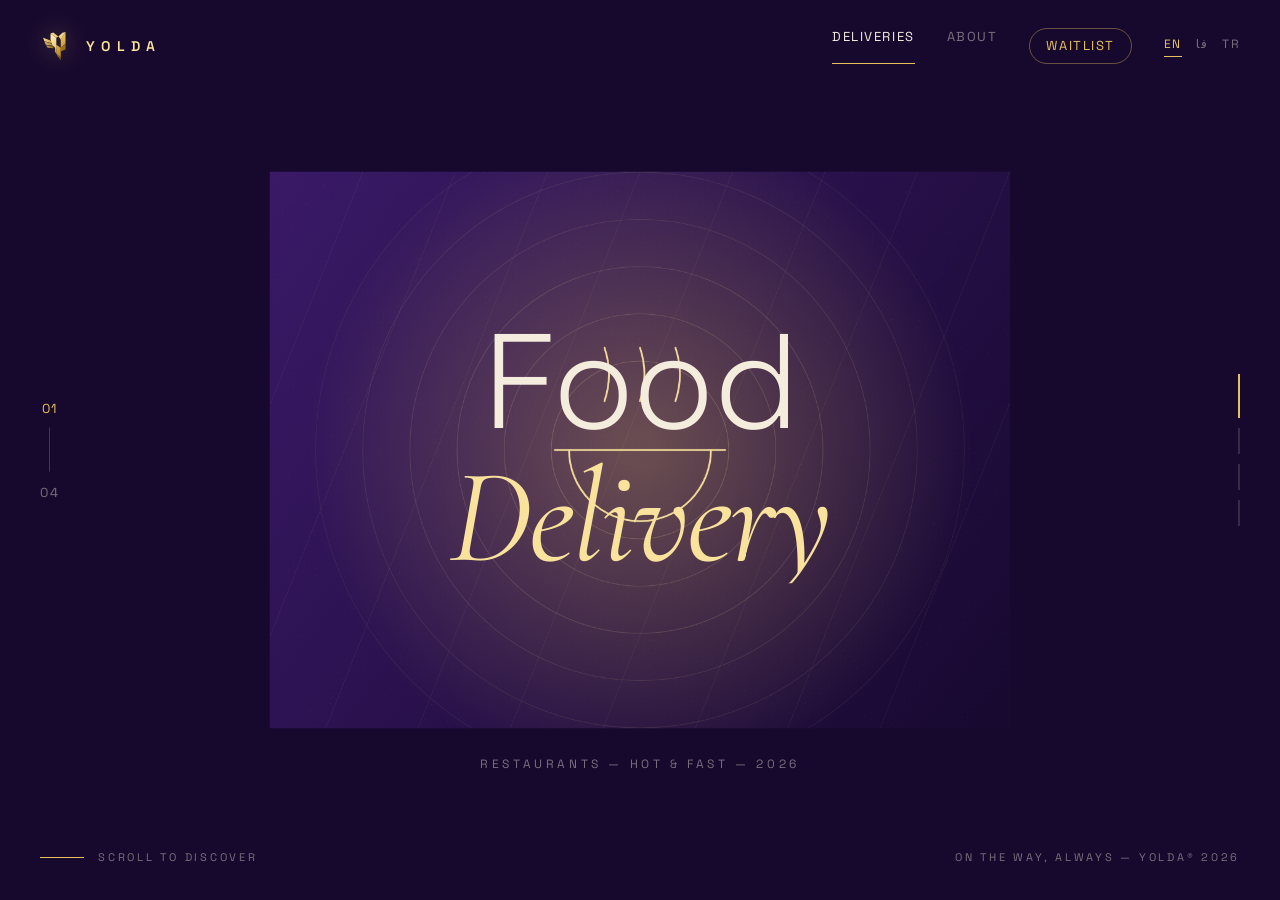
<file: index.html>
<!DOCTYPE html>
<html lang="en">
<head>
  <meta charset="UTF-8" />
  <meta name="viewport" content="width=device-width, initial-scale=1.0" />
  <title>Yolda — On the way, always</title>
  <meta name="description" content="Yolda is the delivery experience you didn't know you needed — until today." />
  <link rel="icon" type="image/svg+xml" href="assets/logo.svg" />
  <link rel="preconnect" href="https://fonts.googleapis.com" />
  <link rel="preconnect" href="https://fonts.gstatic.com" crossorigin />
  <link href="https://fonts.googleapis.com/css2?family=Space+Grotesk:wght@300;400;500;600&family=Cormorant+Garamond:ital,wght@1,400;1,500&family=Vazirmatn:wght@300;400;500;600&family=Markazi+Text:wght@400;500;600&display=swap" rel="stylesheet" />
  <link rel="stylesheet" href="css/style.css" />
</head>
<body data-page="home">

  <!-- Preloader -->
  <div class="loader" id="loader">
    <div class="loader__inner">
      <img class="loader__logo" src="assets/logo.svg" alt="Yolda" />
      <div class="loader__count"><span id="loaderCount">0</span></div>
    </div>
  </div>

  <!-- Page transition overlay -->
  <div class="transition" id="transition"><img src="assets/logo.svg" alt="" /></div>

  <!-- Custom cursor -->
  <div class="cursor" id="cursor"></div>
  <div class="cursor-follower" id="cursorFollower"><span data-i18n="explore">Explore</span></div>

  <!-- WebGL slide canvas -->
  <canvas id="gl"></canvas>

  <!-- Fixed chrome -->
  <header class="nav">
    <a href="index.html" class="nav__logo" data-hover>
      <img src="assets/logo.svg" alt="Yolda" />
      <span>YOLDA</span>
    </a>
    <nav class="nav__links">
      <a href="index.html" class="nav__link is-active" data-hover data-i18n="nav.deliveries">Deliveries</a>
      <a href="about.html" class="nav__link" data-hover data-transition data-i18n="nav.about">About</a>
      <a href="waitlist.html" class="nav__link nav__link--cta" data-hover data-transition data-i18n="nav.waitlist">Waitlist</a>
    </nav>
  </header>

  <!-- Slides (titles/labels overlay the GL plane; built order matches YOLDA.SERVICES) -->
  <div class="slider" id="slider" aria-live="polite"></div>

  <!-- Left: current index -->
  <div class="hud hud--index">
    <span class="hud__roller"><span id="idxCurrent">01</span></span>
    <span class="hud__sep"></span>
    <span id="idxTotal">04</span>
  </div>

  <!-- Right: progress rail -->
  <div class="hud hud--rail">
    <span class="rail" id="rail"></span>
  </div>

  <!-- Bottom-left: scroll hint -->
  <div class="hud hud--hint">
    <span class="hint__line"></span>
    <span data-i18n="hint">Scroll to discover</span>
  </div>

  <!-- Bottom-right: tagline -->
  <div class="hud hud--tag" data-i18n="tag">On the way, always — Yolda® 2026</div>

  <script src="js/data.js"></script>
  <script src="js/i18n.js"></script>
  <script src="js/common.js"></script>
  <script src="js/slider.js"></script>
</body>
</html>
</file>
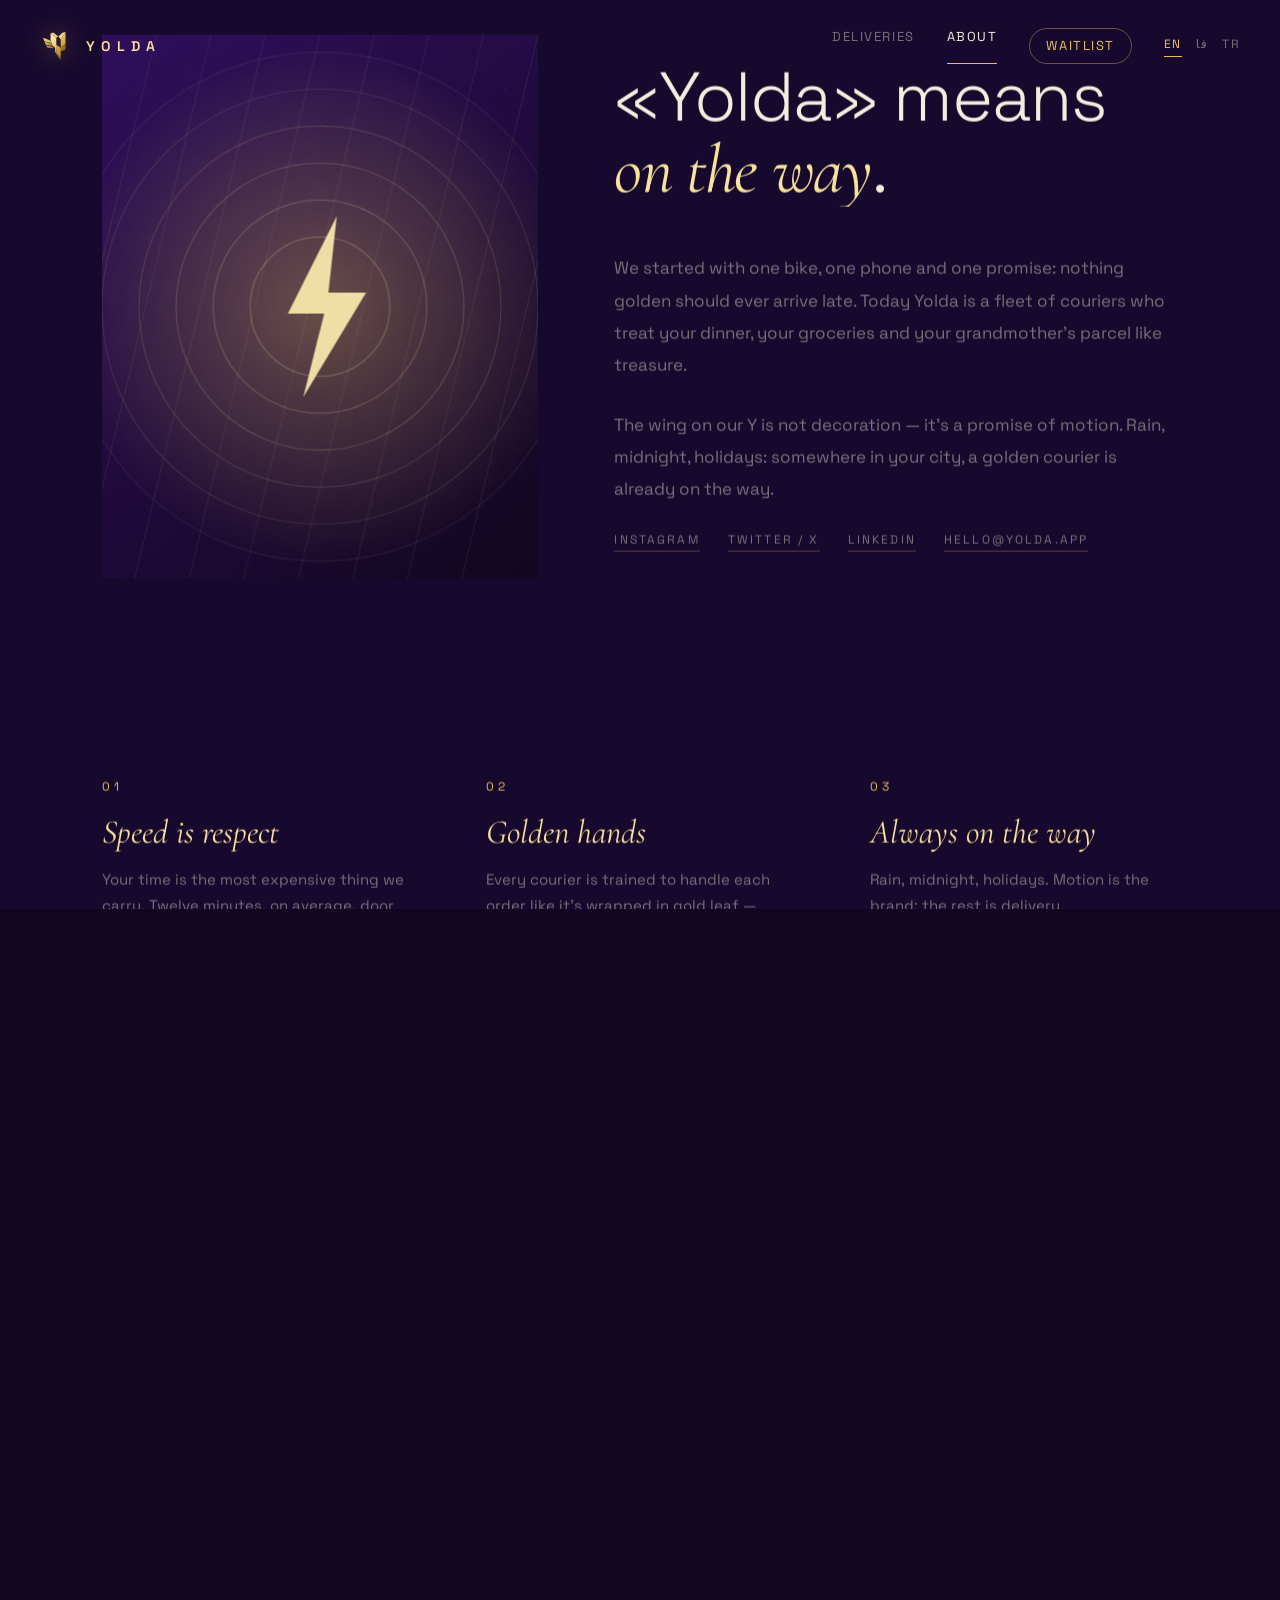
<file: about.html>
<!DOCTYPE html>
<html lang="en">
<head>
  <meta charset="UTF-8" />
  <meta name="viewport" content="width=device-width, initial-scale=1.0" />
  <title>About — Yolda</title>
  <meta name="description" content="Yolda means 'on the way'. Meet the golden courier." />
  <link rel="icon" type="image/svg+xml" href="assets/logo.svg" />
  <link rel="preconnect" href="https://fonts.googleapis.com" />
  <link rel="preconnect" href="https://fonts.gstatic.com" crossorigin />
  <link href="https://fonts.googleapis.com/css2?family=Space+Grotesk:wght@300;400;500;600&family=Cormorant+Garamond:ital,wght@1,400;1,500&family=Vazirmatn:wght@300;400;500;600&family=Markazi+Text:wght@400;500;600&display=swap" rel="stylesheet" />
  <link rel="stylesheet" href="css/style.css" />
</head>
<body data-page="about">

  <div class="loader loader--quick" id="loader">
    <div class="loader__inner">
      <img class="loader__logo" src="assets/logo.svg" alt="Yolda" />
      <div class="loader__count"><span id="loaderCount">0</span></div>
    </div>
  </div>

  <div class="transition" id="transition"><img src="assets/logo.svg" alt="" /></div>

  <div class="cursor" id="cursor"></div>
  <div class="cursor-follower" id="cursorFollower"><span data-i18n="explore">Explore</span></div>

  <header class="nav">
    <a href="index.html" class="nav__logo" data-hover data-transition>
      <img src="assets/logo.svg" alt="Yolda" />
      <span>YOLDA</span>
    </a>
    <nav class="nav__links">
      <a href="index.html" class="nav__link" data-hover data-transition data-i18n="nav.deliveries">Deliveries</a>
      <a href="about.html" class="nav__link is-active" data-hover data-i18n="nav.about">About</a>
      <a href="waitlist.html" class="nav__link nav__link--cta" data-hover data-transition data-i18n="nav.waitlist">Waitlist</a>
    </nav>
  </header>

  <main class="scroll" id="scroll">

    <section class="ab section">
      <div class="ab__grid">
        <div class="ab__portrait reveal"><canvas id="abCanvas"></canvas></div>
        <div class="ab__copy">
          <h1 class="ab__title">
            <span class="line"><span data-split data-i18n="ab.t1">«Yolda» means</span></span>
            <span class="line"><span data-split data-i18n="ab.t2"><em>on the way</em>.</span></span>
          </h1>
          <p class="ab__text reveal" data-i18n="ab.p1">
            We started with one bike, one phone and one promise: nothing golden
            should ever arrive late. Today Yolda is a fleet of couriers who treat
            your dinner, your groceries and your grandmother's parcel like treasure.
          </p>
          <p class="ab__text reveal" data-i18n="ab.p2">
            The wing on our Y is not decoration — it's a promise of motion.
            Rain, midnight, holidays: somewhere in your city, a golden courier
            is already on the way.
          </p>
          <div class="ab__links reveal">
            <a href="#" data-hover>Instagram</a>
            <a href="#" data-hover>Twitter / X</a>
            <a href="#" data-hover>LinkedIn</a>
            <a href="mailto:hello@yolda.app" data-hover>hello@yolda.app</a>
          </div>
        </div>
      </div>
    </section>

    <section class="abvals section">
      <div class="value reveal">
        <span class="value__num" data-digits>01</span>
        <h3 data-i18n="val1.h">Speed is respect</h3>
        <p data-i18n="val1.p">Your time is the most expensive thing we carry. Twelve minutes, on average, door to door.</p>
      </div>
      <div class="value reveal">
        <span class="value__num" data-digits>02</span>
        <h3 data-i18n="val2.h">Golden hands</h3>
        <p data-i18n="val2.p">Every courier is trained to handle each order like it's wrapped in gold leaf — because to someone, it is.</p>
      </div>
      <div class="value reveal">
        <span class="value__num" data-digits>03</span>
        <h3 data-i18n="val3.h">Always on the way</h3>
        <p data-i18n="val3.p">Rain, midnight, holidays. Motion is the brand; the rest is delivery.</p>
      </div>
    </section>

    <section class="pnext section">
      <p class="pnext__label reveal" data-i18n="ab.next.label">Seen enough?</p>
      <a class="pnext__link" data-hover data-transition href="index.html">
        <span class="line"><span data-split data-i18n="ab.next.link">Back to <em>deliveries</em> →</span></span>
      </a>
    </section>

  </main>

  <script src="js/data.js"></script>
  <script src="js/i18n.js"></script>
  <script src="js/common.js"></script>
  <script src="js/project.js"></script>
</body>
</html>
</file>
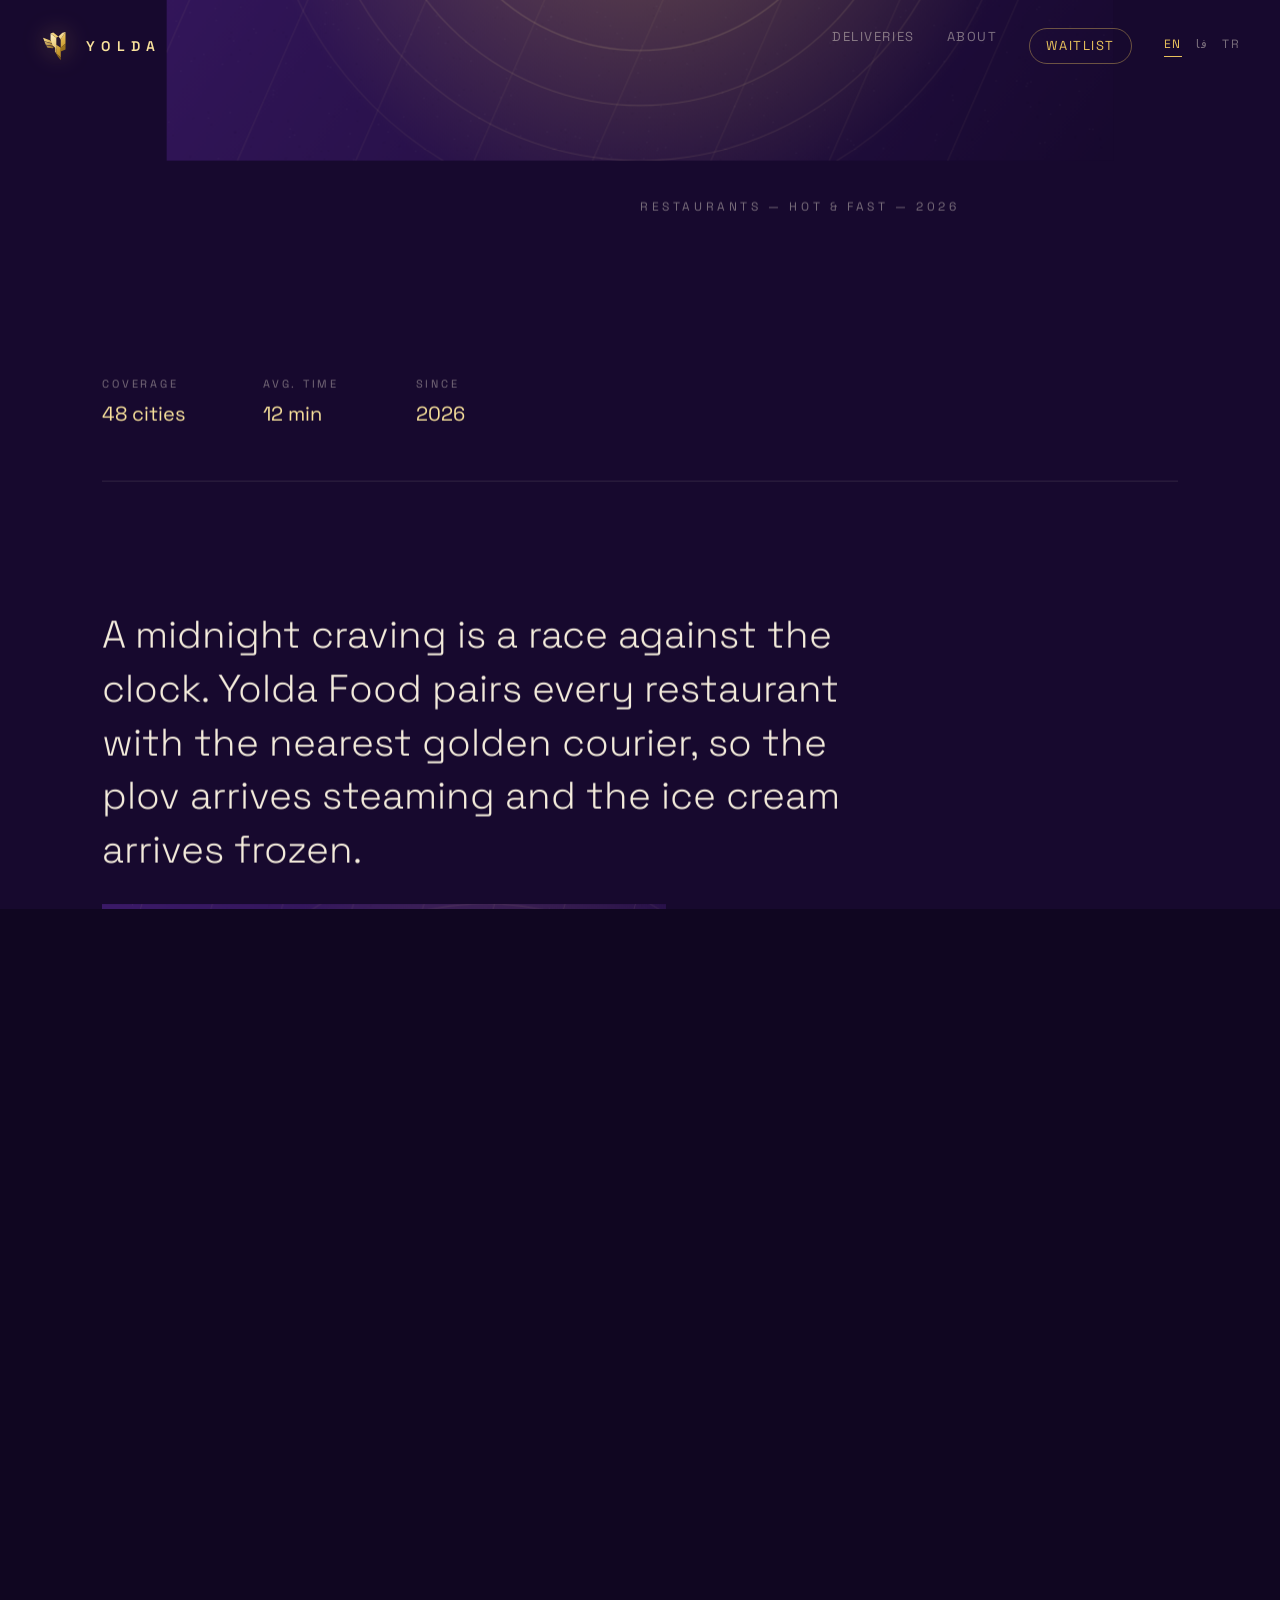
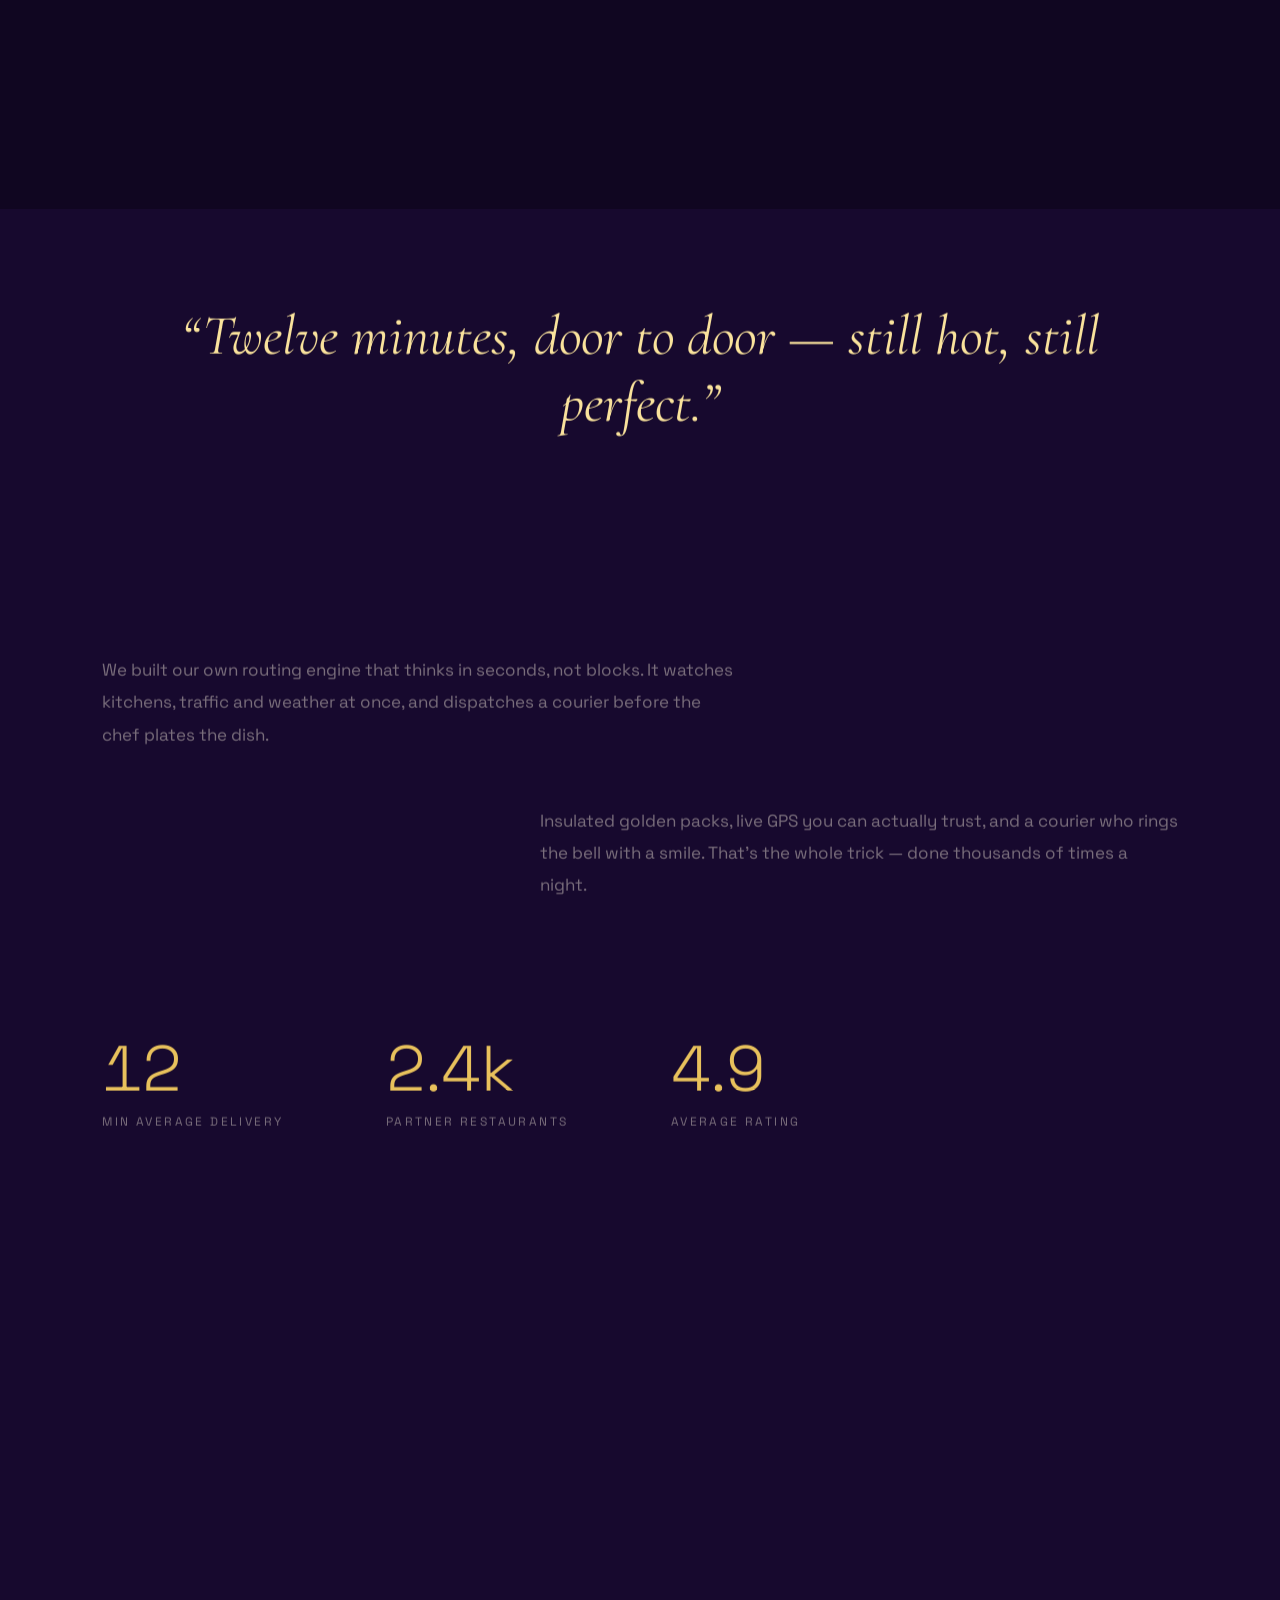
<file: project.html>
<!DOCTYPE html>
<html lang="en">
<head>
  <meta charset="UTF-8" />
  <meta name="viewport" content="width=device-width, initial-scale=1.0" />
  <title>Case study — Yolda</title>
  <meta name="description" content="A Yolda delivery service, up close." />
  <link rel="icon" type="image/svg+xml" href="assets/logo.svg" />
  <link rel="preconnect" href="https://fonts.googleapis.com" />
  <link rel="preconnect" href="https://fonts.gstatic.com" crossorigin />
  <link href="https://fonts.googleapis.com/css2?family=Space+Grotesk:wght@300;400;500;600&family=Cormorant+Garamond:ital,wght@1,400;1,500&family=Vazirmatn:wght@300;400;500;600&family=Markazi+Text:wght@400;500;600&display=swap" rel="stylesheet" />
  <link rel="stylesheet" href="css/style.css" />
</head>
<body data-page="project">

  <div class="loader loader--quick" id="loader">
    <div class="loader__inner">
      <img class="loader__logo" src="assets/logo.svg" alt="Yolda" />
      <div class="loader__count"><span id="loaderCount">0</span></div>
    </div>
  </div>

  <div class="transition" id="transition"><img src="assets/logo.svg" alt="" /></div>

  <div class="cursor" id="cursor"></div>
  <div class="cursor-follower" id="cursorFollower"><span data-i18n="explore">Explore</span></div>

  <header class="nav">
    <a href="index.html" class="nav__logo" data-hover data-transition>
      <img src="assets/logo.svg" alt="Yolda" />
      <span>YOLDA</span>
    </a>
    <nav class="nav__links">
      <a href="index.html" class="nav__link" data-hover data-transition data-i18n="nav.deliveries">Deliveries</a>
      <a href="about.html" class="nav__link" data-hover data-transition data-i18n="nav.about">About</a>
      <a href="waitlist.html" class="nav__link nav__link--cta" data-hover data-transition data-i18n="nav.waitlist">Waitlist</a>
    </nav>
  </header>

  <main class="scroll" id="scroll">

    <section class="ph section">
      <div class="ph__media"><canvas id="phCanvas"></canvas></div>
      <h1 class="ph__title">
        <span class="line"><span data-split id="phLine1"></span></span>
        <span class="line"><span data-split id="phLine2"></span></span>
      </h1>
      <p class="ph__cat reveal" id="phCat"></p>
    </section>

    <section class="pmeta section" id="pMeta"></section>

    <section class="pintro section">
      <p class="pintro__text reveal" id="pIntro"></p>
    </section>

    <section class="pgal section">
      <div class="pgal__item pgal__item--a" data-parallax="0.08"><canvas id="galA"></canvas></div>
      <div class="pgal__item pgal__item--b" data-parallax="-0.06"><canvas id="galB"></canvas></div>
    </section>

    <section class="pquote section">
      <p class="pquote__text"><span class="line"><span data-split id="pQuote"></span></span></p>
    </section>

    <section class="pbody section" id="pBody"></section>

    <section class="pstats section" id="pStats"></section>

    <section class="pnext section">
      <p class="pnext__label reveal" data-i18n="next.label">Next delivery</p>
      <a class="pnext__link" id="pNext" data-hover data-transition href="#">
        <span class="line"><span data-split id="pNextTitle"></span></span>
      </a>
    </section>

  </main>

  <script src="js/data.js"></script>
  <script src="js/i18n.js"></script>
  <script src="js/common.js"></script>
  <script src="js/project.js"></script>
</body>
</html>
</file>
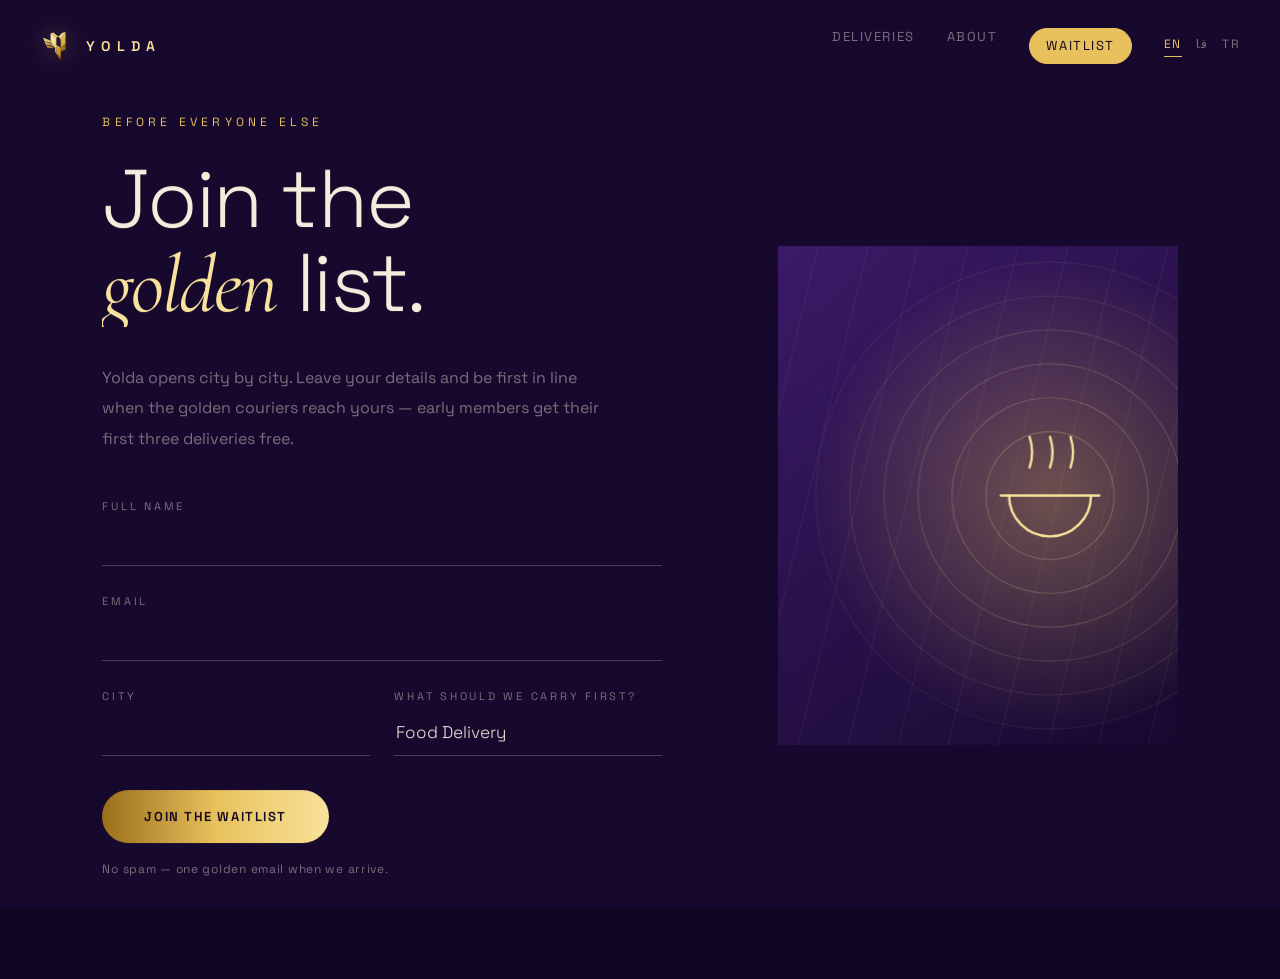
<file: waitlist.html>
<!DOCTYPE html>
<html lang="en">
<head>
  <meta charset="UTF-8" />
  <meta name="viewport" content="width=device-width, initial-scale=1.0" />
  <title>Waitlist — Yolda</title>
  <meta name="description" content="Join the Yolda waitlist and be first when the golden couriers reach your city." />
  <link rel="icon" type="image/svg+xml" href="assets/logo.svg" />
  <link rel="preconnect" href="https://fonts.googleapis.com" />
  <link rel="preconnect" href="https://fonts.gstatic.com" crossorigin />
  <link href="https://fonts.googleapis.com/css2?family=Space+Grotesk:wght@300;400;500;600&family=Cormorant+Garamond:ital,wght@1,400;1,500&family=Vazirmatn:wght@300;400;500;600&family=Markazi+Text:wght@400;500;600&display=swap" rel="stylesheet" />
  <link rel="stylesheet" href="css/style.css" />
</head>
<body data-page="waitlist">

  <div class="loader loader--quick" id="loader">
    <div class="loader__inner">
      <img class="loader__logo" src="assets/logo.svg" alt="Yolda" />
      <div class="loader__count"><span id="loaderCount">0</span></div>
    </div>
  </div>

  <div class="transition" id="transition"><img src="assets/logo.svg" alt="" /></div>

  <div class="cursor" id="cursor"></div>
  <div class="cursor-follower" id="cursorFollower"><span data-i18n="explore">Explore</span></div>

  <header class="nav">
    <a href="index.html" class="nav__logo" data-hover data-transition>
      <img src="assets/logo.svg" alt="Yolda" />
      <span>YOLDA</span>
    </a>
    <nav class="nav__links">
      <a href="index.html" class="nav__link" data-hover data-transition data-i18n="nav.deliveries">Deliveries</a>
      <a href="about.html" class="nav__link" data-hover data-transition data-i18n="nav.about">About</a>
      <a href="waitlist.html" class="nav__link nav__link--cta is-active" data-hover data-i18n="nav.waitlist">Waitlist</a>
    </nav>
  </header>

  <main class="scroll" id="scroll">

    <section class="wl section">
      <div class="wl__grid">

        <div class="wl__copy">
          <p class="wl__label reveal" data-i18n="wl.label">Before everyone else</p>
          <h1 class="wl__title">
            <span class="line"><span data-split data-i18n="wl.t1">Join the</span></span>
            <span class="line"><span data-split data-i18n="wl.t2"><em>golden</em> list.</span></span>
          </h1>
          <p class="wl__intro reveal" data-i18n="wl.p">
            Yolda opens city by city. Leave your details and be first in line when
            the golden couriers reach yours — early members get their first three
            deliveries free.
          </p>

          <form class="wl-form reveal" id="wlForm" novalidate>
            <div class="wl-form__field">
              <label for="wlName" data-i18n="wl.name">Full name</label>
              <input type="text" id="wlName" name="name" autocomplete="name" />
            </div>
            <div class="wl-form__field">
              <label for="wlEmail" data-i18n="wl.email">Email</label>
              <input type="email" id="wlEmail" name="email" autocomplete="email" />
            </div>
            <div class="wl-form__row">
              <div class="wl-form__field">
                <label for="wlCity" data-i18n="wl.city">City</label>
                <input type="text" id="wlCity" name="city" autocomplete="address-level2" />
              </div>
              <div class="wl-form__field">
                <label for="wlService" data-i18n="wl.service">What should we carry first?</label>
                <select id="wlService" name="service"></select>
              </div>
            </div>
            <p class="wl-form__error" id="wlError" data-i18n="wl.error" hidden>Please enter your name and a valid email.</p>
            <button type="submit" class="wl-form__submit" data-hover>
              <span data-i18n="wl.submit">Join the waitlist</span>
            </button>
            <p class="wl-form__note" data-i18n="wl.note">No spam — one golden email when we arrive.</p>
          </form>

          <div class="wl-success" id="wlSuccess" hidden>
            <img src="assets/logo.svg" alt="" class="wl-success__logo" />
            <h2 data-i18n="wl.success.t">You're on the list.</h2>
            <p data-i18n="wl.success.p">Keep an eye on the sky — a golden wing is headed your way.</p>
          </div>
        </div>

        <div class="wl__art reveal"><canvas id="wlCanvas"></canvas></div>

      </div>
    </section>

  </main>

  <script src="js/data.js"></script>
  <script src="js/i18n.js"></script>
  <script src="js/common.js"></script>
  <script src="js/project.js"></script>
  <script src="js/waitlist.js"></script>
</body>
</html>
</file>
<file: css/style.css>
/* ============ YOLDA v2 — slider system ============ */
:root {
  --bg: #17092e;
  --bg-deep: #100621;
  --purple: #2b1250;
  --gold: #e8c15c;
  --gold-hi: #f9e29c;
  --gold-lo: #9a6f1b;
  --cream: #f4ecdc;
  --muted: rgba(244, 236, 220, 0.45);
  --font-sans: "Space Grotesk", system-ui, sans-serif;
  --font-serif: "Cormorant Garamond", Georgia, serif;
  --ease-out: cubic-bezier(0.19, 1, 0.22, 1);
  --ease-inout: cubic-bezier(0.77, 0, 0.18, 1);
}

* { margin: 0; padding: 0; box-sizing: border-box; }

html, body {
  background: var(--bg);
  color: var(--cream);
  font-family: var(--font-sans);
  overscroll-behavior: none;
}
body { overflow-x: hidden; cursor: none; }
body[data-page="home"] { overflow: hidden; height: 100vh; }
a { color: inherit; text-decoration: none; cursor: none; }
::selection { background: var(--gold); color: var(--bg-deep); }

/* ---------- Preloader ---------- */
.loader {
  position: fixed; inset: 0; z-index: 100;
  background: var(--bg-deep);
  display: flex; align-items: center; justify-content: center;
  transition: transform 1s var(--ease-inout);
}
.loader.is-done { transform: translateY(-100%); }
.loader__inner { text-align: center; }
.loader__logo {
  width: 110px; opacity: 0; transform: scale(0.8) translateY(20px);
  animation: loaderLogo 1.2s var(--ease-out) 0.15s forwards;
  filter: drop-shadow(0 0 30px rgba(232, 193, 92, 0.4));
}
@keyframes loaderLogo { to { opacity: 1; transform: scale(1) translateY(0); } }
.loader__count {
  margin-top: 24px; font-size: 13px; letter-spacing: 0.35em;
  color: var(--gold); font-weight: 500;
}
.loader__count span::after { content: "%"; opacity: 0.5; }

/* ---------- Page transition ---------- */
.transition {
  position: fixed; inset: 0; z-index: 99;
  background: var(--bg-deep);
  display: flex; align-items: center; justify-content: center;
  transform: translateY(101%);
  transition: transform 0.7s var(--ease-inout);
  pointer-events: none;
}
.transition img { width: 90px; opacity: 0; transition: opacity 0.3s 0.3s; }
.transition.is-active { transform: translateY(0); }
.transition.is-active img { opacity: 1; }

/* ---------- Cursor ---------- */
.cursor {
  position: fixed; z-index: 98; width: 8px; height: 8px;
  background: var(--gold); border-radius: 50%;
  pointer-events: none; top: 0; left: 0;
}
.cursor-follower {
  position: fixed; z-index: 97; width: 36px; height: 36px;
  border: 1px solid rgba(232, 193, 92, 0.5); border-radius: 50%;
  pointer-events: none; top: 0; left: 0;
  transition: width 0.4s var(--ease-out), height 0.4s var(--ease-out), background 0.3s;
  display: flex; align-items: center; justify-content: center;
}
.cursor-follower span {
  font-size: 11px; letter-spacing: 0.15em; text-transform: uppercase;
  color: var(--bg-deep); opacity: 0; transition: opacity 0.2s; font-weight: 500;
}
.cursor-follower.is-hover { width: 64px; height: 64px; background: rgba(232, 193, 92, 0.15); }
.cursor-follower.is-media { width: 96px; height: 96px; background: var(--gold); border-color: var(--gold); }
.cursor-follower.is-media span { opacity: 1; }
@media (hover: none) {
  .cursor, .cursor-follower { display: none; }
  body, a { cursor: auto; }
}

/* ---------- WebGL canvas ---------- */
#gl { position: fixed; inset: 0; z-index: 1; width: 100%; height: 100%; }

/* ---------- Nav ---------- */
.nav {
  position: fixed; top: 0; left: 0; right: 0; z-index: 50;
  display: flex; align-items: center; justify-content: space-between;
  padding: 28px 40px;
}
.nav__logo { display: flex; align-items: center; gap: 12px; }
.nav__logo img { width: 34px; filter: drop-shadow(0 0 12px rgba(232, 193, 92, 0.35)); }
.nav__logo span { font-size: 14px; letter-spacing: 0.45em; font-weight: 600; color: var(--gold-hi); }
.nav__links { display: flex; gap: 32px; }
.nav__link {
  font-size: 13px; letter-spacing: 0.12em; text-transform: uppercase;
  color: var(--muted); position: relative; padding-bottom: 4px;
  transition: color 0.3s;
}
.nav__link::after {
  content: ""; position: absolute; left: 0; bottom: 0; height: 1px; width: 100%;
  background: var(--gold); transform: scaleX(0); transform-origin: right;
  transition: transform 0.5s var(--ease-out);
}
.nav__link:hover, .nav__link.is-active { color: var(--cream); }
.nav__link:hover::after, .nav__link.is-active::after { transform: scaleX(1); transform-origin: left; }

/* ============================================================
   HOME — full-screen slider
   ============================================================ */
.slider { position: fixed; inset: 0; z-index: 10; }

.slide { position: absolute; inset: 0; pointer-events: none; visibility: hidden; }
.slide.is-active, .slide.is-leaving { visibility: visible; }
.slide.is-leaving .slide__hit { pointer-events: none; }

.slide__hit {
  /* clickable zone matching the GL plane */
  position: absolute; left: 50%; top: 50%; width: 58vw; height: 62vh;
  transform: translate(-50%, -50%);
  pointer-events: auto;
}
.slide__title {
  position: absolute; left: 50%; top: 50%; transform: translate(-50%, -50%);
  z-index: 3; text-align: center; width: 100vw;
  font-weight: 300; font-size: clamp(56px, 10.5vw, 170px);
  line-height: 0.98; letter-spacing: -0.02em; color: var(--cream);
  pointer-events: none;
}
.slide__title em {
  font-family: var(--font-serif); font-style: italic; font-weight: 400; color: var(--gold-hi);
}
.slide__cat {
  position: absolute; left: 50%; top: calc(50% + 34vh); transform: translate(-50%, 0);
  font-size: 12px; letter-spacing: 0.3em; text-transform: uppercase; color: var(--muted);
  z-index: 3; white-space: nowrap; pointer-events: none;
}
.slide__cat .line { display: block; overflow: hidden; }

/* line-split reveal machinery */
.line { display: block; overflow: hidden; }
.line > span { display: inline-block; transform: translateY(115%); }
.slide.is-active .line > span { transition: transform 0.9s var(--ease-out); transform: translateY(0); }
.slide.is-leaving .line > span { transition: transform 0.6s var(--ease-inout); transform: translateY(-115%); }
.slide.is-active .line:nth-child(2) > span { transition-delay: 0.08s; }
.slide.is-active .slide__cat .line > span { transition-delay: 0.2s; }

/* ---------- HUD elements ---------- */
.hud { position: fixed; z-index: 40; pointer-events: none; }
.hud--index {
  left: 40px; top: 50%; transform: translateY(-50%);
  display: flex; flex-direction: column; align-items: center; gap: 12px;
  font-size: 13px; letter-spacing: 0.15em; color: var(--muted);
}
.hud__roller { display: block; height: 1.2em; overflow: hidden; color: var(--gold); }
.hud__roller span { display: block; transition: transform 0.7s var(--ease-inout); }
.hud__sep { width: 1px; height: 44px; background: rgba(244, 236, 220, 0.2); }

.hud--rail { right: 40px; top: 50%; transform: translateY(-50%); }
.rail { display: flex; flex-direction: column; gap: 10px; }
.rail i {
  display: block; width: 2px; height: 26px;
  background: rgba(244, 236, 220, 0.15);
  transition: background 0.4s, height 0.6s var(--ease-out);
}
.rail i.is-on { background: var(--gold); height: 44px; }

.hud--hint {
  left: 40px; bottom: 36px;
  display: flex; align-items: center; gap: 14px;
  font-size: 11px; letter-spacing: 0.25em; text-transform: uppercase; color: var(--muted);
}
.hint__line {
  width: 44px; height: 1px; background: rgba(244, 236, 220, 0.3);
  position: relative; overflow: hidden;
}
.hint__line::after {
  content: ""; position: absolute; inset: 0; background: var(--gold);
  animation: hintline 2.2s var(--ease-inout) infinite;
}
@keyframes hintline {
  0% { transform: translateX(-100%); }
  50% { transform: translateX(0); }
  100% { transform: translateX(100%); }
}
.hud--tag {
  right: 40px; bottom: 36px;
  font-size: 11px; letter-spacing: 0.25em; text-transform: uppercase; color: var(--muted);
}
@media (max-width: 768px) {
  .hud--index, .hud--rail, .hud--tag { display: none; }
  .slide__hit { width: 86vw; height: 52vh; }
}

/* ============================================================
   SUBPAGES — smooth scroll document
   ============================================================ */
.scroll { position: fixed; top: 0; left: 0; width: 100%; will-change: transform; z-index: 10; }
body[data-page="project"], body[data-page="about"] { background: var(--bg); }
.section { position: relative; padding: 0 8vw; }

[data-split] { display: inline-block; transform: translateY(115%); transition: transform 1.1s var(--ease-out); }
[data-split].is-in { transform: translateY(0); }
.reveal { opacity: 0; transform: translateY(40px); transition: opacity 1s var(--ease-out), transform 1s var(--ease-out); }
.reveal.is-in { opacity: 1; transform: translateY(0); }

/* ---------- Project hero ---------- */
.ph { min-height: 100vh; display: flex; align-items: center; justify-content: center; }
.ph__media {
  position: absolute; left: 50%; top: 50%; transform: translate(-50%, -50%);
  width: 74vw; height: 72vh; overflow: hidden;
}
.ph__media canvas { width: 100%; height: 100%; display: block; }
.ph__title {
  position: relative; z-index: 3; text-align: center;
  font-weight: 300; font-size: clamp(56px, 10.5vw, 170px);
  line-height: 0.98; letter-spacing: -0.02em;
}
.ph__title em, .pquote__text em, .pnext__link em, .ab__title em {
  font-family: var(--font-serif); font-style: italic; font-weight: 400; color: var(--gold-hi);
}
.ph__cat {
  position: absolute; bottom: 8vh; left: 50%; transform: translateX(-50%);
  font-size: 12px; letter-spacing: 0.3em; text-transform: uppercase; color: var(--muted);
  white-space: nowrap;
}

/* ---------- Project meta ---------- */
.pmeta {
  display: flex; gap: 6vw; flex-wrap: wrap;
  padding-top: 10vh; padding-bottom: 6vh;
  border-bottom: 1px solid rgba(244, 236, 220, 0.12);
  margin: 0 8vw; padding-left: 0; padding-right: 0;
}
.pmeta__item span {
  display: block; font-size: 11px; letter-spacing: 0.25em; text-transform: uppercase;
  color: var(--muted); margin-bottom: 10px;
}
.pmeta__item strong { font-size: 20px; font-weight: 400; color: var(--gold-hi); }

/* ---------- Project intro / body ---------- */
.pintro { padding-top: 14vh; padding-bottom: 10vh; }
.pintro__text {
  font-size: clamp(24px, 3vw, 44px); font-weight: 300; line-height: 1.4; max-width: 30ch;
}
.pbody { padding-top: 10vh; padding-bottom: 10vh; display: grid; gap: 6vh; }
.pbody p {
  font-size: 17px; line-height: 1.9; color: var(--muted); max-width: 58ch;
}
.pbody p:nth-child(even) { justify-self: end; }

/* ---------- Project gallery ---------- */
.pgal { padding-top: 6vh; padding-bottom: 6vh; min-height: 90vh; }
.pgal__item { position: absolute; overflow: hidden; }
.pgal__item canvas { width: 100%; height: 100%; display: block; }
.pgal__item--a { left: 8vw; top: 0; width: 44vw; height: 60vh; }
.pgal__item--b { right: 8vw; top: 34vh; width: 30vw; height: 44vh; }
@media (max-width: 768px) {
  .pgal { min-height: auto; display: grid; gap: 5vh; }
  .pgal__item { position: relative; inset: auto; width: 100% !important; height: 46vh !important; }
}

/* ---------- Quote ---------- */
.pquote { padding-top: 14vh; padding-bottom: 14vh; text-align: center; }
.pquote__text {
  font-family: var(--font-serif); font-style: italic;
  font-size: clamp(28px, 4.4vw, 64px); color: var(--gold-hi); line-height: 1.2;
}

/* ---------- Stats ---------- */
.pstats {
  display: flex; gap: 8vw; flex-wrap: wrap;
  padding-top: 4vh; padding-bottom: 16vh;
}
.stat strong {
  display: block; font-size: clamp(40px, 5vw, 80px); font-weight: 300; color: var(--gold);
  font-variant-numeric: tabular-nums;
}
.stat span { font-size: 12px; letter-spacing: 0.2em; text-transform: uppercase; color: var(--muted); }

/* ---------- Next ---------- */
.pnext { min-height: 70vh; display: flex; flex-direction: column; justify-content: center; }
.pnext__label {
  font-size: 12px; letter-spacing: 0.35em; text-transform: uppercase;
  color: var(--gold); margin-bottom: 3vh;
}
.pnext__link {
  font-size: clamp(48px, 9vw, 150px); font-weight: 300; line-height: 1;
  letter-spacing: -0.02em; display: inline-block; transition: color 0.4s;
}
.pnext__link:hover { color: var(--gold-hi); }

/* ---------- About ---------- */
.ab { min-height: 100vh; display: flex; align-items: center; padding-top: 16vh; padding-bottom: 8vh; }
.ab__grid { display: grid; grid-template-columns: minmax(280px, 34vw) 1fr; gap: 6vw; align-items: center; width: 100%; }
.ab__portrait { aspect-ratio: 4 / 5; overflow: hidden; }
.ab__portrait canvas { width: 100%; height: 100%; display: block; }
.ab__title { font-weight: 300; font-size: clamp(40px, 5.4vw, 88px); line-height: 1.04; letter-spacing: -0.02em; margin-bottom: 5vh; }
.ab__text { font-size: 17px; line-height: 1.9; color: var(--muted); max-width: 52ch; margin-bottom: 3vh; }
.ab__links { display: flex; gap: 28px; flex-wrap: wrap; margin-top: 2vh; }
.ab__links a {
  font-size: 12px; letter-spacing: 0.18em; text-transform: uppercase; color: var(--muted);
  border-bottom: 1px solid rgba(232, 193, 92, 0.3); padding-bottom: 3px; transition: color 0.3s;
}
.ab__links a:hover { color: var(--gold); }
@media (max-width: 900px) { .ab__grid { grid-template-columns: 1fr; } .ab__portrait { max-width: 380px; } }

.abvals {
  padding-top: 6vh; padding-bottom: 14vh;
  display: grid; grid-template-columns: repeat(auto-fit, minmax(260px, 1fr)); gap: 6vw;
}
.value__num { font-size: 12px; letter-spacing: 0.3em; color: var(--gold); }
.value h3 {
  font-size: clamp(26px, 2.6vw, 40px); font-weight: 400; margin: 16px 0 14px;
  font-family: var(--font-serif); font-style: italic; color: var(--gold-hi);
}
.value p { font-size: 15px; line-height: 1.7; color: var(--muted); max-width: 34ch; }

@media (prefers-reduced-motion: reduce) {
  .reveal, [data-split], .slide .line > span { opacity: 1 !important; transform: none !important; transition: none !important; }
  .hint__line::after { animation: none; }
}

/* ============================================================
   Waitlist
   ============================================================ */
.nav__link--cta {
  color: var(--gold);
  border: 1px solid rgba(232, 193, 92, 0.4);
  border-radius: 999px;
  padding: 8px 16px 9px;
  transition: color 0.3s, background 0.3s, border-color 0.3s;
}
.nav__link--cta::after { display: none; }
.nav__link--cta:hover, .nav__link--cta.is-active {
  color: var(--bg-deep); background: var(--gold); border-color: var(--gold);
}

.wl { min-height: 100vh; display: flex; align-items: center; padding-top: 14vh; padding-bottom: 10vh; }
.wl__grid {
  display: grid; grid-template-columns: minmax(320px, 1.2fr) minmax(260px, 0.8fr);
  gap: 6vw; align-items: center; width: 100%;
}
.wl__label {
  font-size: 12px; letter-spacing: 0.35em; text-transform: uppercase;
  color: var(--gold); margin-bottom: 3vh;
}
.wl__title {
  font-weight: 300; font-size: clamp(44px, 6.4vw, 104px);
  line-height: 1.02; letter-spacing: -0.02em; margin-bottom: 4vh;
}
.wl__title em { font-family: var(--font-serif); font-style: italic; font-weight: 400; color: var(--gold-hi); }
.wl__intro { font-size: 16px; line-height: 1.9; color: var(--muted); max-width: 52ch; margin-bottom: 5vh; }
.wl__art { aspect-ratio: 4 / 5; overflow: hidden; }
.wl__art canvas { width: 100%; height: 100%; display: block; }

.wl-form { max-width: 560px; }
.wl-form__row { display: grid; grid-template-columns: 1fr 1fr; gap: 24px; }
.wl-form__field { margin-bottom: 28px; }
.wl-form__field label {
  display: block; font-size: 11px; letter-spacing: 0.25em; text-transform: uppercase;
  color: var(--muted); margin-bottom: 10px;
}
.wl-form__field input,
.wl-form__field select {
  width: 100%; background: transparent; border: 0; outline: 0;
  border-bottom: 1px solid rgba(244, 236, 220, 0.25);
  color: var(--cream); font-family: inherit; font-size: 17px; font-weight: 300;
  padding: 8px 2px 12px; border-radius: 0;
  transition: border-color 0.3s;
  cursor: none;
}
.wl-form__field select { appearance: none; }
.wl-form__field select option { background: var(--bg-deep); color: var(--cream); }
.wl-form__field input:focus,
.wl-form__field select:focus { border-bottom-color: var(--gold); }
.wl-form__error { font-size: 13px; color: #e79a9a; margin: -8px 0 20px; }
.wl-form__submit {
  display: inline-block; border: 0; cursor: none; font-family: inherit;
  background: linear-gradient(90deg, var(--gold-lo), var(--gold), var(--gold-hi));
  color: var(--bg-deep); border-radius: 999px;
  font-size: 13px; font-weight: 600; letter-spacing: 0.12em; text-transform: uppercase;
  padding: 18px 42px; margin-top: 6px;
  transition: transform 0.4s var(--ease-out), box-shadow 0.4s;
}
.wl-form__submit:hover {
  transform: translateY(-2px);
  box-shadow: 0 14px 40px rgba(232, 193, 92, 0.25);
}
.wl-form__note { font-size: 12px; color: var(--muted); margin-top: 18px; letter-spacing: 0.06em; }

.wl-success { max-width: 560px; }
.wl-success.is-shown { animation: wlIn 0.9s var(--ease-out); }
@keyframes wlIn { from { opacity: 0; transform: translateY(30px); } to { opacity: 1; transform: none; } }
.wl-success__logo { width: 72px; filter: drop-shadow(0 0 24px rgba(232, 193, 92, 0.45)); margin-bottom: 3vh; }
.wl-success h2 {
  font-weight: 300; font-size: clamp(34px, 4.4vw, 68px); letter-spacing: -0.02em;
  color: var(--gold-hi); margin-bottom: 2vh;
}
.wl-success p { font-size: 16px; line-height: 1.9; color: var(--muted); max-width: 44ch; }

@media (max-width: 900px) {
  .wl__grid { grid-template-columns: 1fr; }
  .wl__art { display: none; }
  .wl-form__row { grid-template-columns: 1fr; gap: 0; }
}

/* Persian form details */
html[lang="fa"] .wl__title { line-height: 1.3; font-weight: 500; }
html[lang="fa"] .wl-form__field input,
html[lang="fa"] .wl-form__field select { font-size: 16px; }

/* ============================================================
   i18n — language switcher
   ============================================================ */
.nav__langs { display: flex; gap: 14px; align-items: center; }
.nav {
  /* nav becomes 3 groups: logo / links / langs */
  gap: 32px;
}
.nav__links { margin-inline-start: auto; }
.nav__lang {
  font-size: 12px; letter-spacing: 0.12em; text-transform: uppercase;
  color: var(--muted); transition: color 0.3s; padding-bottom: 4px;
  border-bottom: 1px solid transparent;
}
.nav__lang:hover { color: var(--cream); }
.nav__lang.is-active { color: var(--gold); border-bottom-color: var(--gold); }

/* ============================================================
   Persian (fa) — RTL + IRANSans/Vazirmatn/Markazi type system
   ============================================================ */
/* IRANSans is proprietary: use it when installed locally, else fall
   back to Vazirmatn loaded from Google Fonts. */
@font-face {
  font-family: "IRANSans-local";
  src: local("IRANSansX"), local("IRANSansX Regular"),
       local("IRANSans"), local("IRANSans(FaNum)"), local("Iran Sans"),
       local("IRANSansWeb"), local("IRANSans Regular");
  font-display: swap;
}
html[lang="fa"] {
  --font-sans: "IRANSans-local", "Vazirmatn", "Noto Naskh Arabic", "Space Grotesk", system-ui, sans-serif;
  --font-serif: "Markazi Text", "Vazirmatn", Georgia, serif;
}
html[lang="fa"] body { font-family: var(--font-sans); }

/* Arabic-script letters join — letter-spacing breaks the joins. */
html[lang="fa"] * { letter-spacing: 0 !important; }
html[lang="fa"] .nav__logo span { letter-spacing: 0.45em !important; } /* Latin wordmark keeps its tracking */

/* Persian has no italics — Markazi carries the accent role upright. */
html[lang="fa"] em,
html[lang="fa"] .value h3,
html[lang="fa"] .pquote__text {
  font-family: var(--font-serif); font-style: normal; font-weight: 500;
}

/* Persian ascenders/descenders need taller lines than Latin display type. */
html[lang="fa"] .slide__title,
html[lang="fa"] .ph__title {
  font-size: clamp(48px, 8.6vw, 148px); line-height: 1.25; font-weight: 500;
}
html[lang="fa"] .pnext__link { font-size: clamp(40px, 7.5vw, 130px); line-height: 1.3; }
html[lang="fa"] .ab__title { line-height: 1.3; font-weight: 500; }
html[lang="fa"] .pintro__text { line-height: 1.7; }
html[lang="fa"] .pbody p, html[lang="fa"] .ab__text { line-height: 2.1; }
/* deeper clip for descenders — and explicitly win the reveal state back,
   otherwise this rule out-specifies [data-split].is-in and text never shows */
html[lang="fa"] .line > span { transform: translateY(125%); }
html[lang="fa"] .line > span.is-in { transform: translateY(0); }

/* RTL mirroring for directional layout pieces */
html[dir="rtl"] .pbody p:nth-child(even) { justify-self: start; }
html[dir="rtl"] .pgal__item--a { left: auto; right: 8vw; }
html[dir="rtl"] .pgal__item--b { right: auto; left: 8vw; }

/* Turkish keeps the Latin stack — Space Grotesk/Cormorant cover Turkish glyphs. */
</file>
